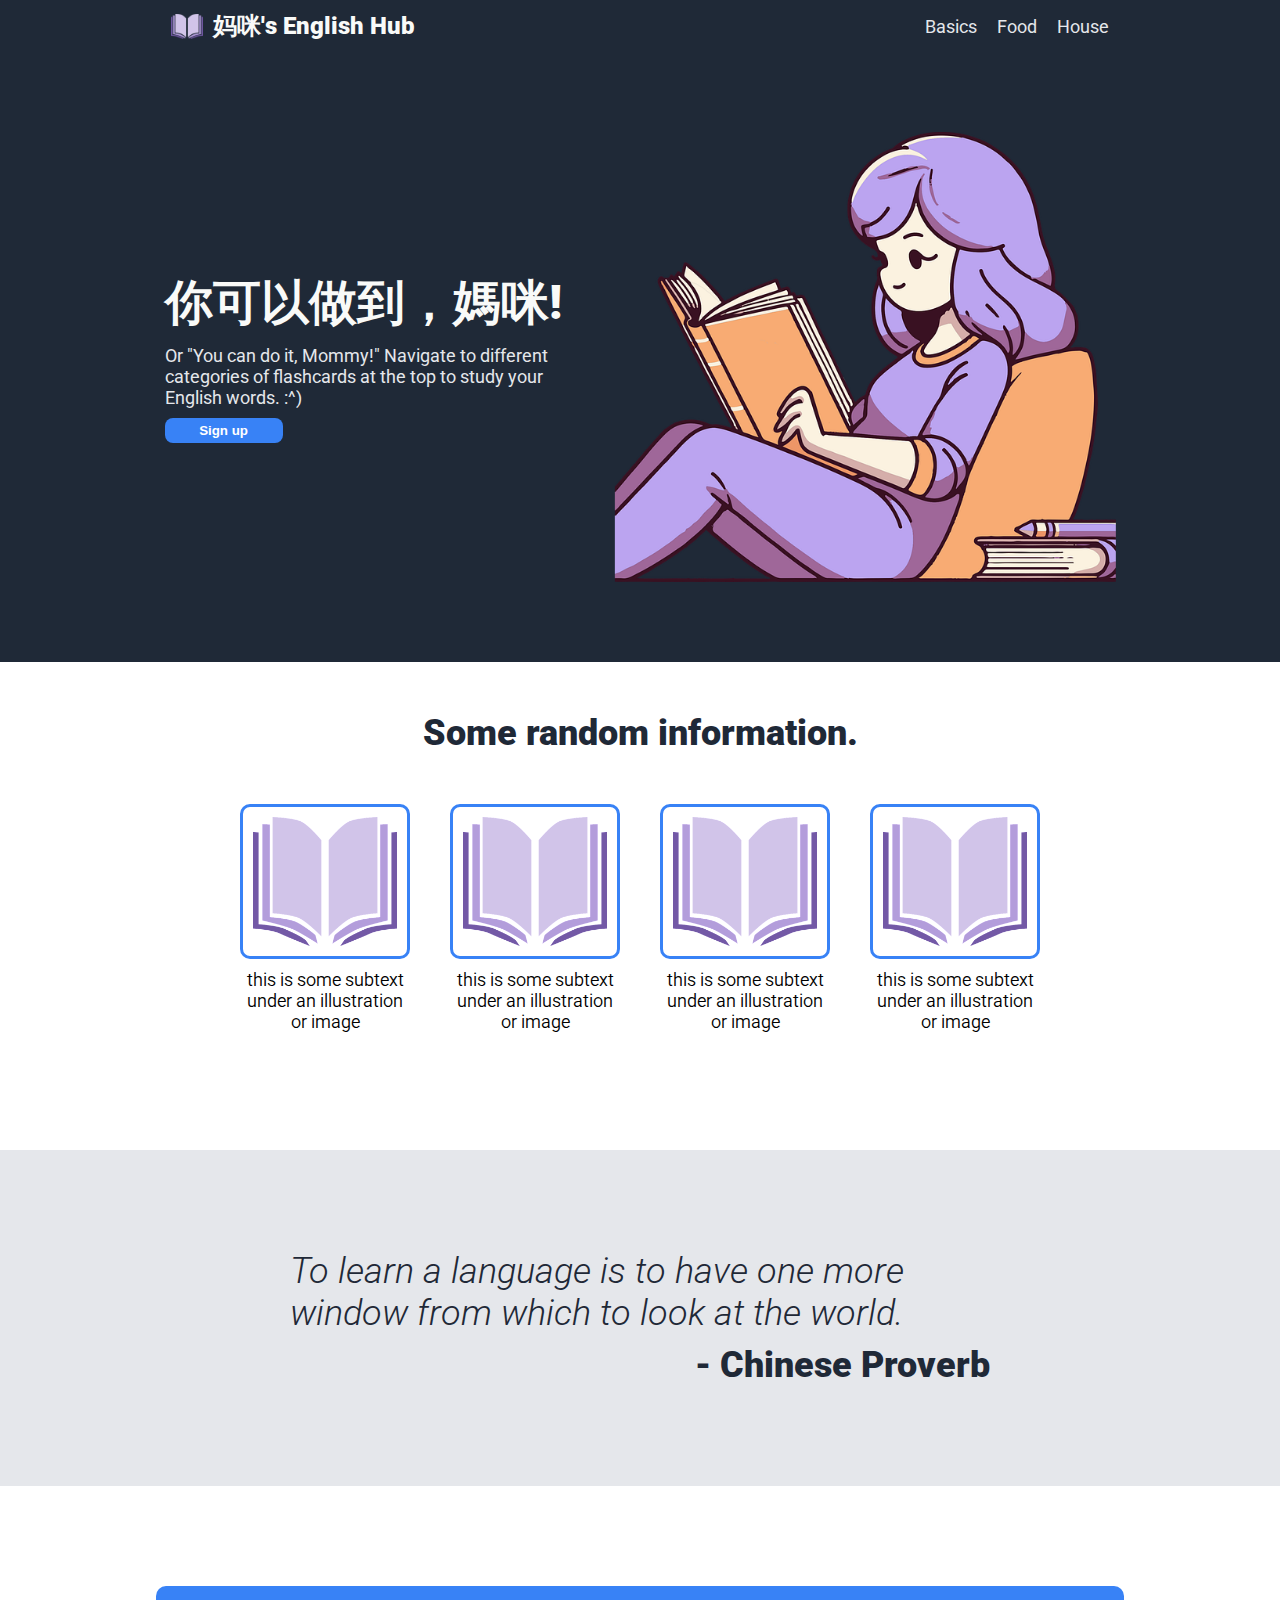
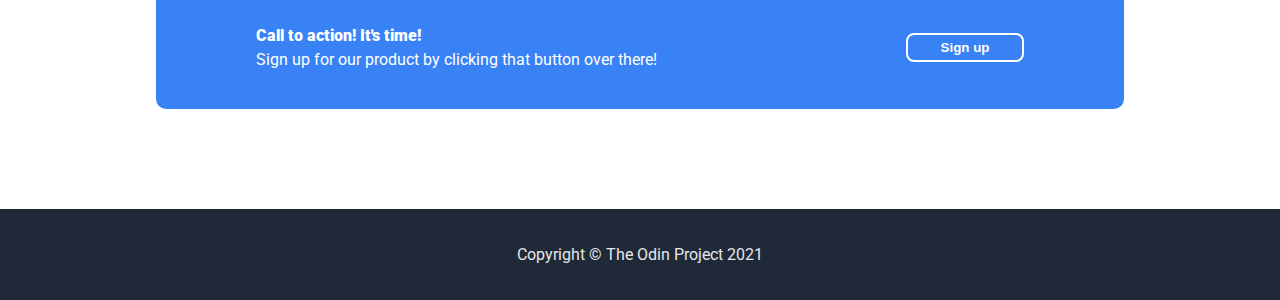
<file: index.html>
<!DOCTYPE html>
<html lang="en">
    <head>
        <meta charset="utf-8">
        <title>Landing Page</title>
        <link rel="stylesheet" href="styles.css">
    </head>

    <body>
        <div class="navigation-bar">
            <img class="logo" src="./images/book.png" alt="Header Logo">
            <h1 class="header header-logo-text">妈咪's English Hub</h1>
            <ul>
                <li><a href="./pages/basics.html">Basics</a></li>
                <li><a href="./pages/food.html">Food</a></li>
                <li><a href="./pages/house.html">House</a></li>
            </ul>
        </div>

        <div class="title">
            <div class="title-and-description">
                <h2 class="header header-main-text">你可以做到，媽咪!</h2>
                <span class="header-secondary-text">Or "You can do it, Mommy!" Navigate to different categories of flashcards at the top to study your English words. :^)</span>
                <button>Sign up</button>
            </div>
            <img class="title-image" src="./images/studying.png" alt="A girl reading a book">
        </div>

        <div class="information">
            <h1 class="info-header">Some random information.</h1>
            <div class="cards">
                <div class="info-card">
                    <img class="info-img" src="./images/book.png" alt="placeholder image">
                    <p class="info-text">this is some subtext under an illustration or image</p>
                </div>
                <div class="info-card">
                    <img class="info-img" src="./images/book.png" alt="placeholder image">
                    <p class="info-text">this is some subtext under an illustration or image</p>
                </div>
                <div class="info-card">
                    <img class="info-img" src="./images/book.png" alt="placeholder image">
                    <p class="info-text">this is some subtext under an illustration or image</p>
                </div>
                <div class="info-card">
                    <img class="info-img" src="./images/book.png" alt="placeholder image">
                    <p class="info-text">this is some subtext under an illustration or image</p>
                </div>
            </div>
        </div>

        <div class="quote-section">
            <div class="quote">
                <p class="quote-text">To learn a language is to have one more window from which to look at the world.</p>
                <p class="author">- Chinese Proverb</p>
            </div>
        </div>

        <div class="sign-up">
            <div class="call-to-action">
                <div class="call-to-action-text">
                    <p class="action-text1">Call to action! It's time!</p>
                    <p class="action-text2">Sign up for our product by clicking that button over there!</p>
                </div>
                <button class="action-button">Sign up</button>
            </div>
        </div>

        <div class="footer">
            <p>Copyright © The Odin Project 2021</p>
        </div>

    </body>
</html>
</file>
<file: styles.css>
/* styles.css */
@import url('https://fonts.googleapis.com/css2?family=Roboto:ital,wght@0,100..900;1,100..900&display=swap');

body {
    font-family: "Roboto", sans-serif;
    margin: 0px;
    display: flex;
    flex-direction: column;
    align-items: center;
}

ul {
    list-style-type: none;
    padding: 0px;
    margin: 0px;
    display: flex;
    align-items: center;
    gap: 20px;
}

button {
    box-sizing: border-box;
    border-radius: 8px;
    border: 0px solid;
    font-weight: 900;
    width: 118px;
    padding: 5px 20px;
}

button,
.call-to-action {
    background-color: #3882F6;
    color: white;
}

a {
    text-decoration: none;
}

a,
.header-secondary-text {
    color: #E5E7EB;
    font-size: 18px;
}

.header {
    color: #F9FAF8;
    padding: 0px;
    margin: 0px;
}

.navigation-bar,
.title,
.footer {
    width: 100%;
    background-color: #1F2937;
    display: flex;
    justify-content: center;
    align-items: center;
    flex: 1;
}

.header-logo-text {
    font-weight: 900;
    font-size: 24px;
    margin-right: 500px;
    flex-shrink: 0;
}

.navigation-bar {
    height: 40px;
    margin: 0px;
    padding: 10px 0px;
    gap: 10px;
}

.logo {
    width: auto;
    height: 25px;
    flex-shrink: 0;
}


.header-main-text {
    font-size: 48px;
    font-weight: 900;
}

.title {
    padding: 80px 0px;
    gap: 50px;
}

.title-and-description {
    width: 400px;
    height: 450px;
    display: flex;
    flex-direction: column;
    justify-content: center;
    gap: 10px;
}

.title-image {
    width: auto;
    height: 450px;
    transform: scaleX(-1);
}

.information {
    width: 100%;
    margin-bottom: 100px;
    display: flex;
    flex-direction: column;
    align-items: center;
}

.info-header {
    box-sizing: border-box;
    width: 800px;
    color: #1F2937;
    font-size: 36px;
    font-weight: 900;
    text-align: center;
    margin: 50px 0px;
}

.cards {
    box-sizing: border-box;
    width: 800px;
    display: flex;
    justify-content: center;
    gap: 40px;
}

.info-card {
    display: flex;
    flex-direction: column;
    justify-content: center;
    align-items: center;
}

.info-img {
    box-sizing: border-box;
    width: 170px;
    height: 155px;
    padding: 10px;
    border: 3px solid #3882F6;
    border-radius: 10px;
}

.info-text {
    width: 170px;
    font-size: 18px;
    font-weight: 350;
    text-align: center;
    margin-top: 10px;
}

.quote-section {
    width: 100%;
    background-color: #E5E7EB;
    padding: 100px 0px;
    display: flex;
    justify-content: center;
    align-items: center;
}

.quote {
    display: flex;
    flex-direction: column;
}

.quote-text,
.author {
    color: #1F2937;
    font-size: 36px;
    margin: 0px;
}

.quote-text {
    width: 700px;
    font-style: italic;
    font-weight: 300;
}

.author {
    width: 100%;
    font-weight: 900;
    text-align: right;
    margin-top: 10px;
}

.call-to-action {
    padding: 0px 100px;
    margin: 100px 0px;
    border-radius: 10px;
    display: flex;
    align-items: center;
    gap: 100px;
}

.call-to-action-text {
    width: 550px;
    display: flex;
    flex-direction: column;
}

.action-text1 {
    font-weight: 900;
    margin: 40px 0px 5px;
}

.action-text2 {
    margin: 0px 0px 40px;
}

.action-button {
    border: 2px solid white;
    flex: 1;
}

.footer {
    color: #E5E7EB;
    padding: 20px 0px;
}
</file>
